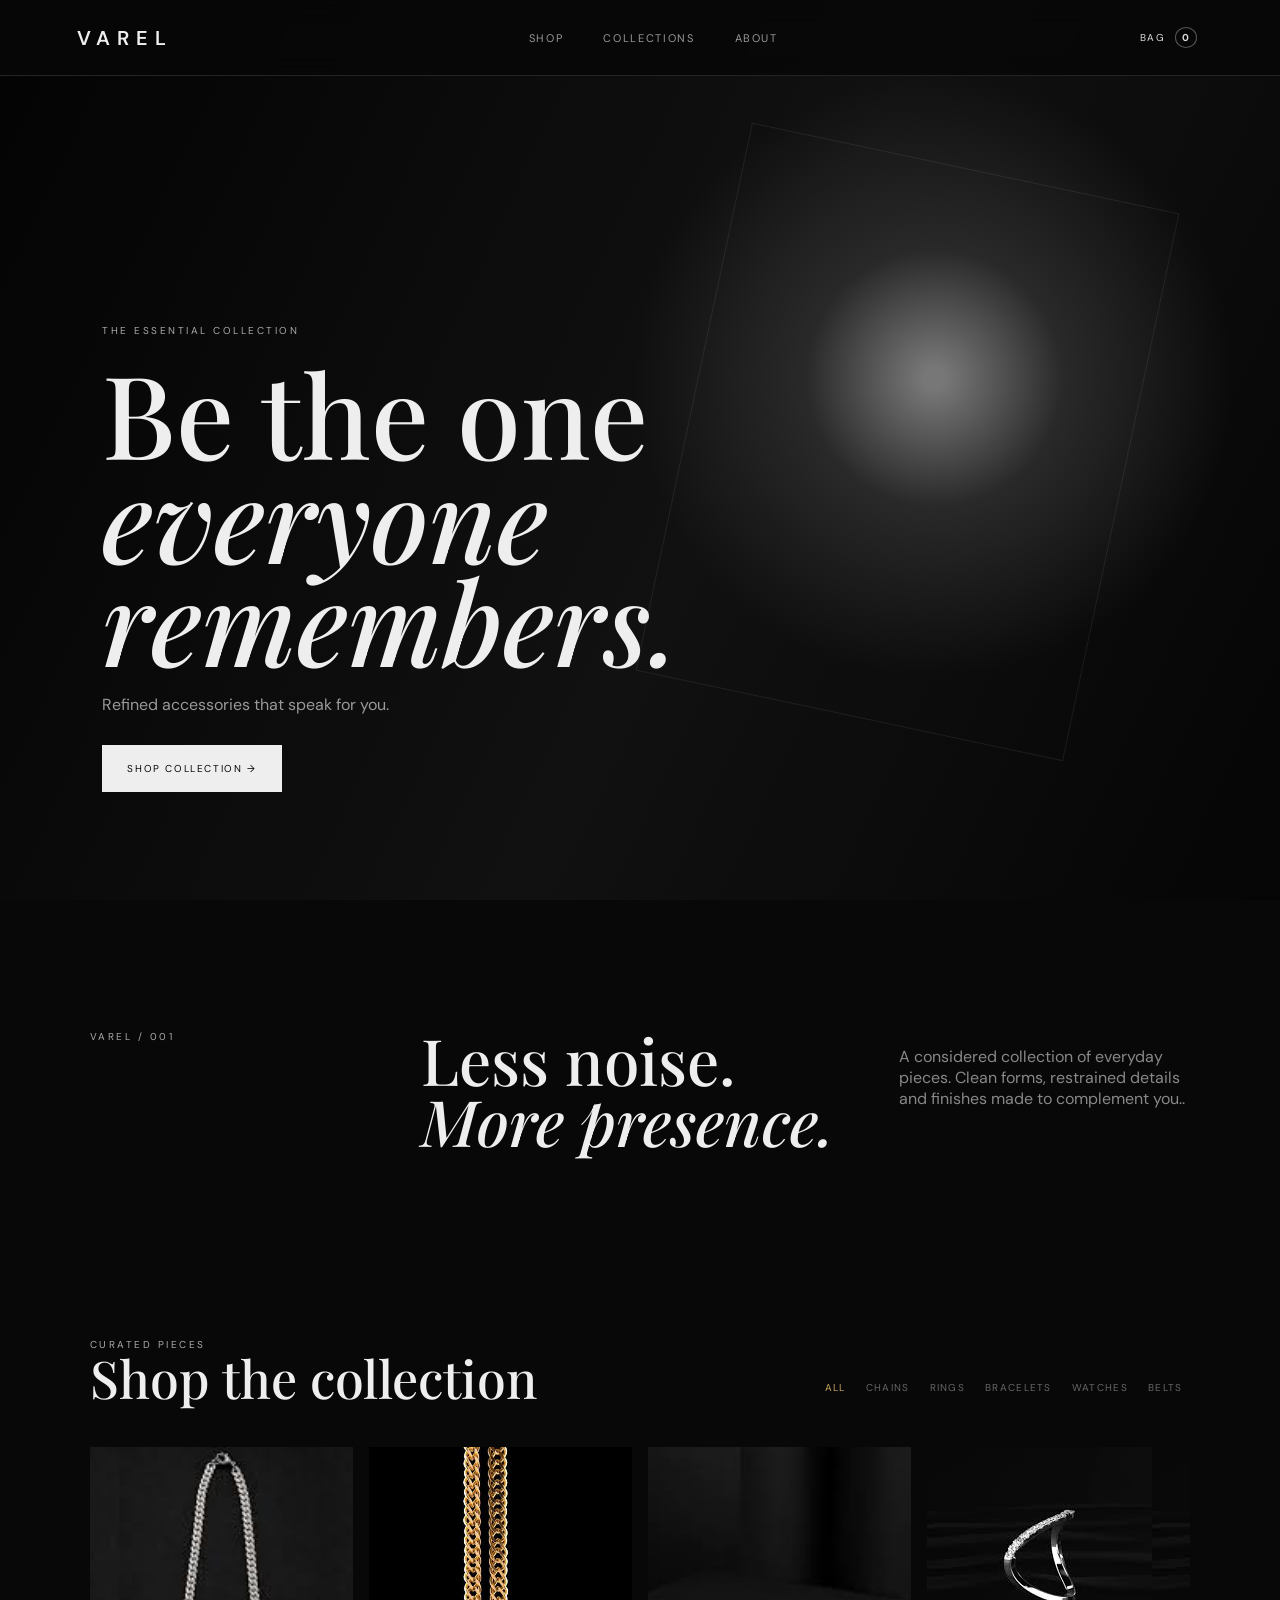
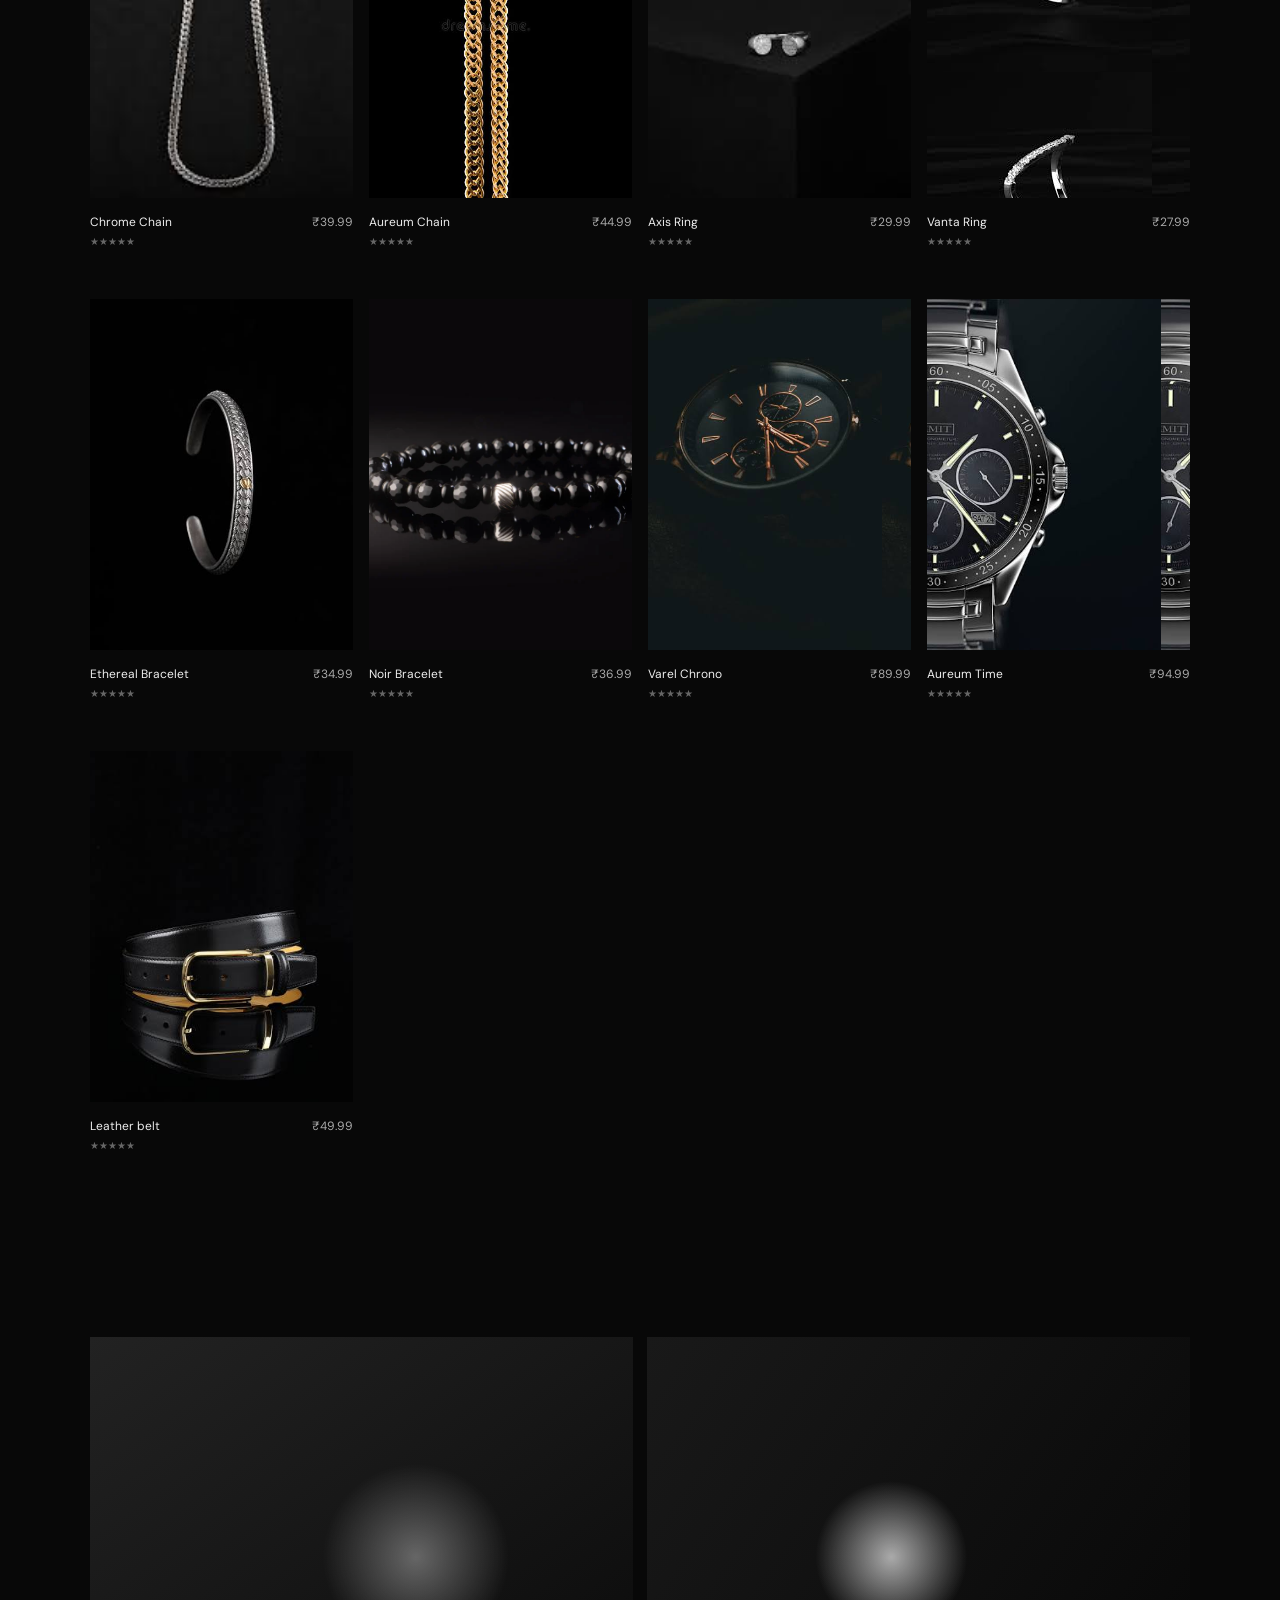
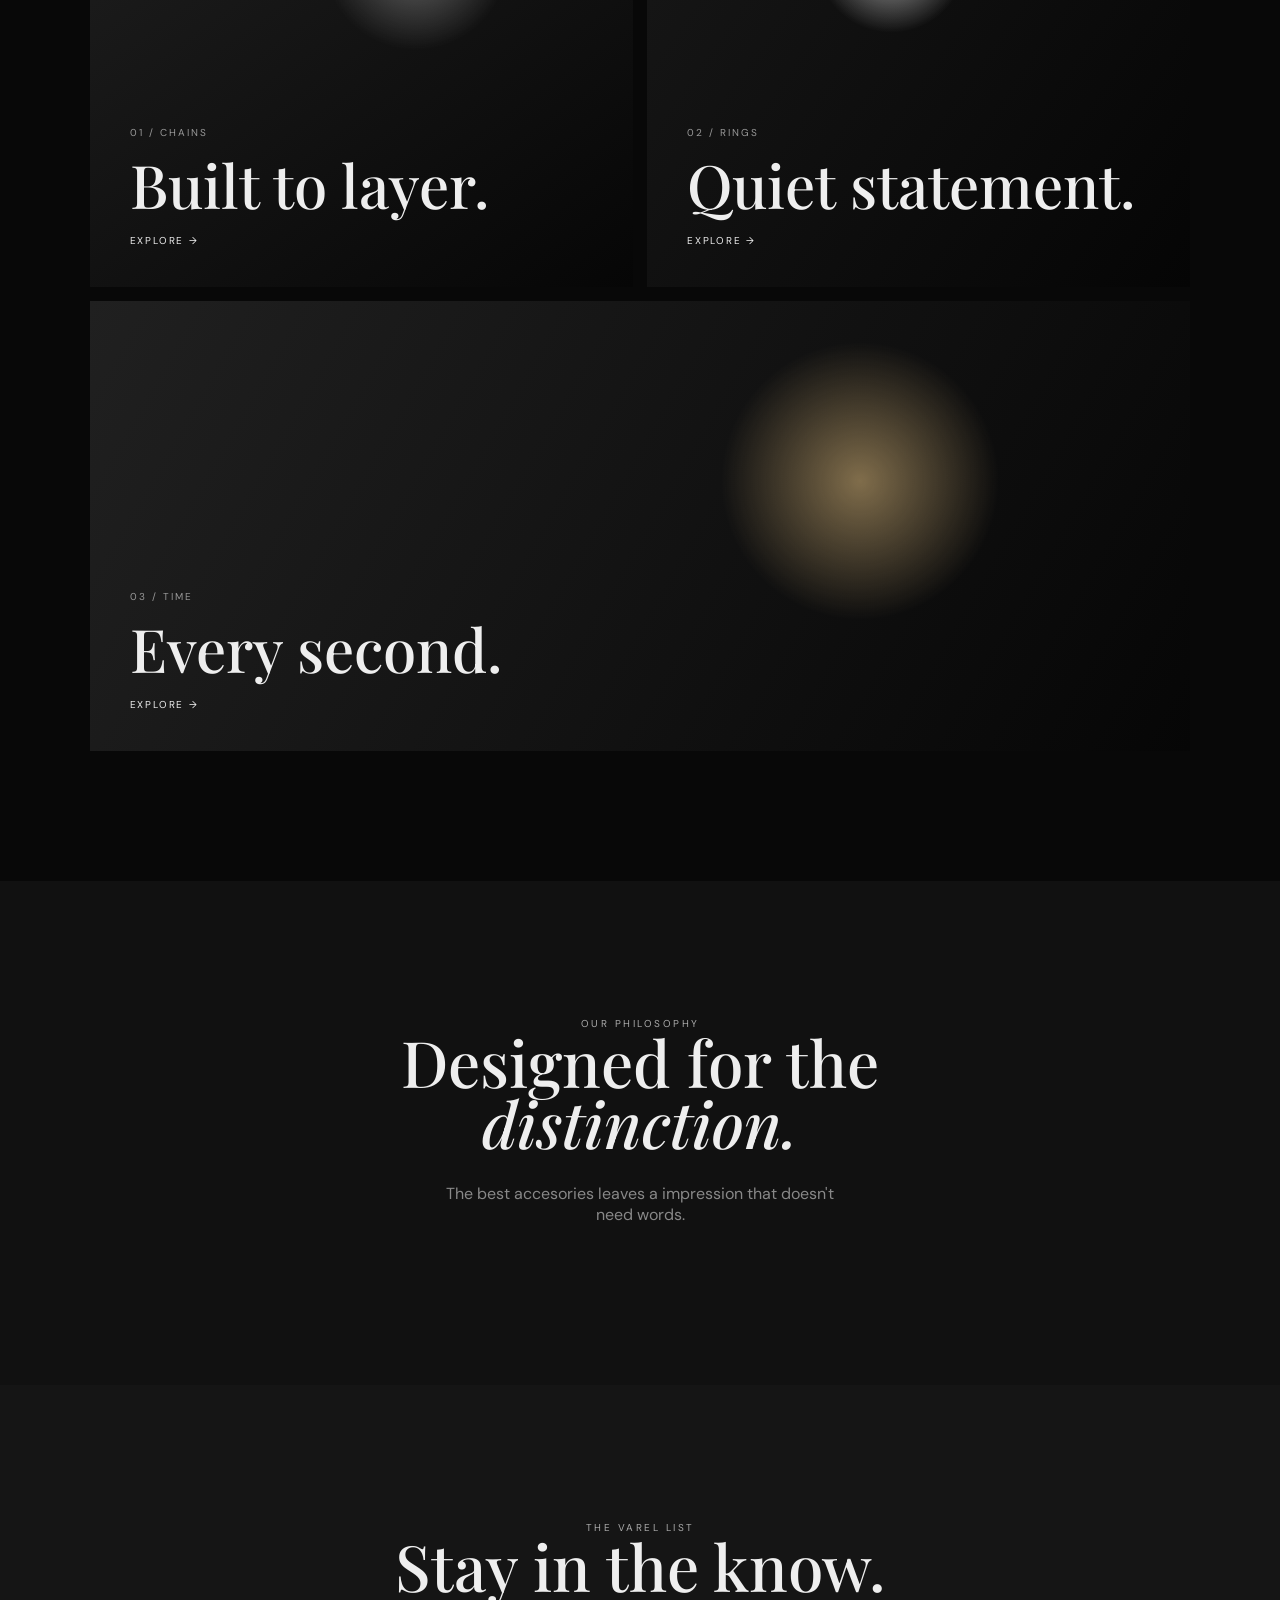
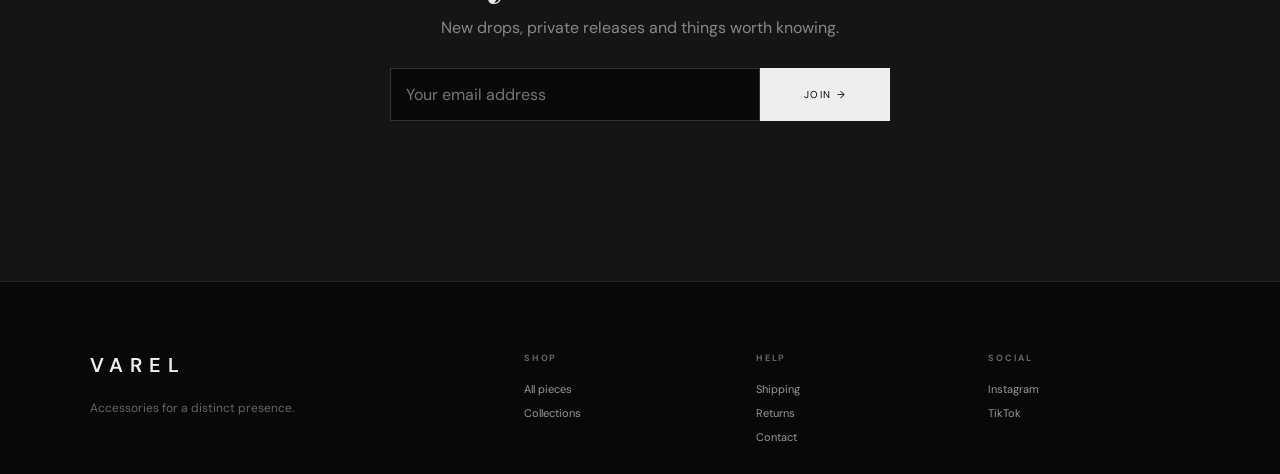
<file: index.html>
<!doctype html>
<html>
	<head>
		<meta charset="utf-8">
		<meta name="viewport" content="width=device-width,initial-scale=1">
		<title>VAREL — Define Your Presence</title>
		<link rel="stylesheet" href="style.css">
	</head>
	<body>
		<header>
			<a class="logo" href="#">VAREL</a>
			<nav>
				<a href="#shop">Shop</a>
				<a href="#collections">Collections</a>
				<a href="#about">About</a>
			</nav>
			<button id="cartBtn">BAG <b id="count">0</b></button>
		</header>

		<section class="hero">
			<div>
				<small>THE ESSENTIAL COLLECTION</small>
				<h1>Be the one<br><i>everyone remembers.</i></h1>
				<p>Refined accessories that speak for you.</p>
				<a class="btn" href="#shop">SHOP COLLECTION →</a>
			</div>
		</section>

		<section class="intro">
			<small>VAREL / 001</small>
			<h2>Less noise.<br><i>More presence.</i></h2>
			<p>A considered collection of everyday pieces. Clean forms, restrained details and finishes made to complement you..</p>
		</section>

		<section id="shop" class="shop">
			<div class="heading">
				<div>
					<small>CURATED PIECES</small>
					<h2>Shop the collection</h2>
				</div>
				<div id="filters">
					<button class="active" data-cat="all">All</button>
					<button data-cat="chains">Chains</button>
					<button data-cat="rings">Rings</button>
					<button data-cat="bracelets">Bracelets</button>
					<button data-cat="watches">Watches</button>  
                    <button data-cat="belts">Belts</button>                  
				</div>
			</div>
			<div id="products" class="grid"></div>
		</section>

		<section id="collections" class="collections">
			<article>
				<span>01 / CHAINS</span>
				<h2>Built to layer.</h2>
				<a href="#shop" data-filter="chains">EXPLORE →</a>
			</article>
			<article>
				<span>02 / RINGS</span>
				<h2>Quiet statement.</h2>
				<a href="#shop" data-filter="rings">EXPLORE →</a>
			</article>
			<article class="wide">
				<span>03 / TIME</span>
				<h2>Every second.</h2>
				<a href="#shop" data-filter="watches">EXPLORE →</a>
			</article>
		</section>

		<section id="about" class="manifesto">
			<small>OUR PHILOSOPHY</small>
			<h2>Designed for the<br><i>distinction.</i></h2>
			<p>The best accesories leaves a impression that doesn't need words.</p>
		</section>

		<section class="newsletter">
			<small>THE VAREL LIST</small>
			<h2>Stay in the know.</h2>
			<p>New drops, private releases and things worth knowing.</p>
			<form id="form">
				<input type="email" required placeholder="Your email address">
				<button class="btn">JOIN →</button>
			</form>
			<div id="message"></div>
		</section>

		<footer>
			<div>
				<a class="logo">VAREL</a>
				<p>Accessories for a distinct presence.</p>
			</div>
			<div>
				<b>SHOP</b>
				<a href="#shop">All pieces</a>
				<a href="#collections">Collections</a>
			</div>
			<div>
				<b>HELP</b>
				<a href="#">Shipping</a>
				<a href="#">Returns</a>
				<a href="#">Contact</a>
			</div>
			<div>
				<b>SOCIAL</b>
				<a href="#">Instagram</a>
				<a href="#">TikTok</a>
			</div>
		</footer>

		<aside id="drawer">
			<div class="drawerHead">
				<h2>Your bag</h2>
				<button id="close">×</button>
			</div>
			<div id="items"></div>
			<p id="empty">Your bag is currently empty.</p>
			<div class="total">
				<span>Subtotal</span>
				<b id="subtotal">$0.00</b>
			</div>
			<button class="btn checkout" id="checkout">CHECKOUT →</button>
			<small>Demo checkout — connect a payment provider before launch.</small>
		</aside>

		<div id="backdrop"></div>

		<script src="script.js"></script>
	</body>
</html>
</file>
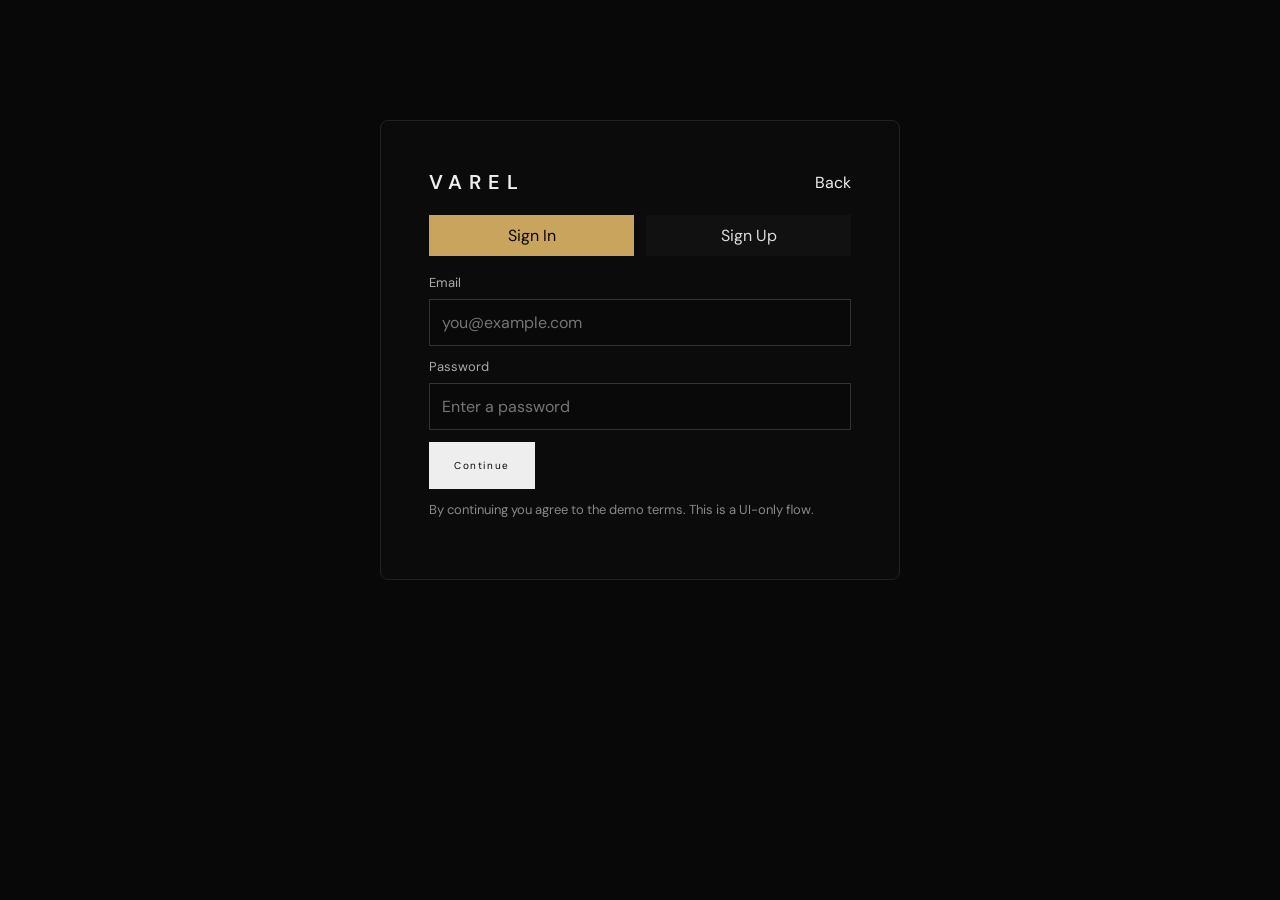
<file: auth.html>
<!doctype html>
<html>
  <head>
    <meta charset="utf-8">
    <meta name="viewport" content="width=device-width,initial-scale=1">
    <title>VAREL — Sign In / Sign Up</title>
    <link rel="stylesheet" href="style.css">
    <style>
      .auth-wrap{max-width:520px;margin:120px auto;padding:48px;background:#0b0b0b;border:1px solid #222;border-radius:8px}
      .tabs{display:flex;gap:12px;margin-bottom:18px}
      .tabs button{flex:1;padding:10px;border:0;background:#111;color:#ddd;cursor:pointer}
      .tabs button.active{background:#c9a45c;color:#080808}
      .auth-form{display:block}
      .auth-form label{display:block;margin-bottom:8px;color:#aaa;font-size:13px}
      .auth-form input{width:100%;padding:12px;margin-bottom:12px;background:#090909;border:1px solid #333;color:#fff}
      .auth-actions{display:flex;gap:10px;align-items:center}
      .note{color:#888;margin-top:12px;font-size:13px}
    </style>
  </head>
  <body>
    <main class="auth-wrap">
      <div style="display:flex;justify-content:space-between;align-items:center;margin-bottom:20px">
        <a class="logo">VAREL</a>
        <a href="/">Back</a>
      </div>

      <div class="tabs">
        <button id="signInTab" class="active">Sign In</button>
        <button id="signUpTab">Sign Up</button>
      </div>

      <form id="authForm" class="auth-form">
        <label for="email">Email</label>
        <input id="email" type="email" required placeholder="you@example.com">

        <label for="password">Password</label>
        <input id="password" type="password" required placeholder="Enter a password">

        <div class="auth-actions">
          <button class="btn" id="submitBtn">Continue</button>
          <div style="flex:1"></div>
        </div>

        <p class="note">By continuing you agree to the demo terms. This is a UI-only flow.</p>
      </form>
    </main>

    <script>
      // Prefill email if provided via query param
      const params = new URLSearchParams(location.search);
      const emailParam = params.get('email');
      if (emailParam) document.getElementById('email').value = decodeURIComponent(emailParam);

      const signInTab = document.getElementById('signInTab');
      const signUpTab = document.getElementById('signUpTab');
      const authForm = document.getElementById('authForm');
      let mode = 'signin';

      function setMode(m) {
        mode = m;
        signInTab.classList.toggle('active', m === 'signin');
        signUpTab.classList.toggle('active', m === 'signup');
        document.getElementById('submitBtn').textContent = m === 'signin' ? 'Sign in' : 'Create account';
      }

      signInTab.onclick = () => setMode('signin');
      signUpTab.onclick = () => setMode('signup');

      authForm.onsubmit = (e) => {
        e.preventDefault();
        const email = document.getElementById('email').value;
        const password = document.getElementById('password').value;

        // Demo behavior: store a flag and show a simple message.
        localStorage.varelUser = JSON.stringify({ email, createdAt: Date.now() });
        alert(mode === 'signin' ? 'Signed in (demo).' : 'Account created (demo).');
        location.href = '/';
      };
    </script>
  </body>
</html>
</file>
<file: style.css>
@import url('https://fonts.googleapis.com/css2?family=DM+Sans:wght@400;500;600&family=Playfair+Display:ital,wght@0,500;1,500&display=swap');

* {
	box-sizing: border-box;
}

html {
	scroll-behavior: smooth;
}

body {
	margin: 0;
	background: #080808;
	color: #eee;
	font-family: 'DM Sans', sans-serif;
}

a {
	text-decoration: none;
	color: inherit;
}

button,
input {
	font: inherit;
}

header {
	height: 76px;
	position: fixed;
	z-index: 5;
	top: 0;
	left: 0;
	right: 0;
	display: flex;
	align-items: center;
	justify-content: space-between;
	padding: 0 6vw;
	background: #080808dd;
	border-bottom: 1px solid #242424;
	backdrop-filter: blur(12px);
}

.logo {
	font-weight: 600;
	letter-spacing: .35em;
	font-size: 20px;
}

nav {
	display: flex;
	gap: 40px;
	font-size: 11px;
	text-transform: uppercase;
	letter-spacing: .15em;
	color: #999;
}

nav a:hover {
	color: #fff;
}

header button {
	background: none;
	border: 0;
	color: #ddd;
	font-size: 10px;
	letter-spacing: .15em;
	cursor: pointer;
}

header b {
	border: 1px solid #555;
	border-radius: 50%;
	padding: 3px 6px;
	margin-left: 5px;
}

.hero {
	height: 100vh;
	min-height: 650px;
	display: flex;
	align-items: end;
	padding: 0 8vw 12vh;
	position: relative;
	overflow: hidden;
	background: radial-gradient(circle at 73% 42%, #777 0 1%, #292929 12%, transparent 28%),
		linear-gradient(115deg, #030303 0, #111 55%, #050505 100%);
}

.hero:after {
	content: '';
	position: absolute;
	right: 12%;
	top: 18%;
	width: 34vw;
	height: 62vh;
	border: 1px solid #ffffff13;
	transform: rotate(12deg);
}

.hero > div {
	position: relative;
	z-index: 1;
	max-width: 700px;
}

.hero small,
.intro small,
.shop small,
.manifesto small,
.newsletter small {
	color: #aaa;
	font-size: 10px;
	letter-spacing: .25em;
}

.hero h1 {
	font: 500 clamp(64px, 9vw, 125px) /.9 'Playfair Display', serif;
	margin: 22px 0;
}

.hero h1 i,
h2 i {
	font-weight: 500;
}

.hero p {
	max-width: 390px;
	color: #999;
	margin-bottom: 30px;
}

.btn {
	display: inline-flex;
	align-items: center;
	justify-content: center;
	background: #eee;
	color: #080808;
	border: 1px solid #eee;
	padding: 16px 24px;
	font-size: 10px;
	letter-spacing: .16em;
	cursor: pointer;
}

.btn:hover {
	background: #c9a45c;
	border-color: #c9a45c;
}

.intro,
.shop,
.manifesto,
.newsletter {
	padding: 130px 7vw;
}

.intro {
	display: grid;
	grid-template-columns: 1fr 1.5fr 1fr;
	gap: 40px;
}

.intro h2,
.shop h2,
.manifesto h2,
.newsletter h2 {
	font: 500 clamp(42px, 5vw, 75px) /.95 'Playfair Display', serif;
	margin: 0;
}

.intro p,
.manifesto p,
.newsletter p {
	color: #888;
	max-width: 400px;
}

.shop {
	padding-top: 50px;
}

.heading {
	display: flex;
	justify-content: space-between;
	align-items: end;
	margin-bottom: 45px;
}

.heading h2 {
	font-size: 52px;
}

.heading button {
	background: none;
	border: 0;
	color: #666;
	text-transform: uppercase;
	font-size: 10px;
	letter-spacing: .13em;
	padding: 8px;
	cursor: pointer;
}

.heading button.active,
.heading button:hover {
	color: #c9a45c;
}

.grid {
	display: grid;
	grid-template-columns: repeat(4, 1fr);
	gap: 16px;
}

.product {
	cursor: pointer;
}

.pic {
	aspect-ratio: 3/4;
	background: radial-gradient(circle at 50% 40%, #ddd 0 2%, #777 3% 6%, transparent 7%),
		linear-gradient(145deg, #202020, #050505);
	position: relative;
}

.pic.has-image {
	background-position: center;
	background-size: cover;
	background-repeat: no-repeat;
}

.pic.has-image.fit-contain {
	background-size: contain;
	background-color: #050505;
}

.pic.gold {
	background: radial-gradient(circle at 50% 40%, #f0d58d 0 2%, #987332 3% 7%, transparent 8%),
		linear-gradient(145deg, #28200e, #050505);
}

.pic.watch {
	background: radial-gradient(circle, #111 0 24%, #aaa 25% 28%, #222 29% 43%, transparent 44%),
		linear-gradient(145deg, #222, #050505);
}

.info {
	display: flex;
	justify-content: space-between;
	padding: 16px 0 30px;
	font-size: 12px;
}

.info span:last-child {
	color: #aaa;
}

.info p {
	margin: 5px 0;
	color: #666;
	font-size: 10px;
}

.collections {
	padding: 20px 7vw 130px;
	display: grid;
	grid-template-columns: 1fr 1fr;
	gap: 14px;
}

.collections article {
	height: 550px;
	padding: 40px;
	display: flex;
	flex-direction: column;
	justify-content: end;
	background: radial-gradient(circle at 60% 40%, #666 0, transparent 20%),
		linear-gradient(145deg, #222, #060606);
}

.collections article:nth-child(2) {
	background: radial-gradient(circle at 45% 40%, #aaa 0, transparent 17%),
		linear-gradient(125deg, #191919, #050505);
}

.collections .wide {
	grid-column: 1/-1;
	height: 450px;
	background: radial-gradient(circle at 70% 40%, #806d4b 0, transparent 17%),
		linear-gradient(120deg, #202020, #060606);
}

.collections span {
	font-size: 10px;
	letter-spacing: .2em;
	color: #999;
}

.collections h2 {
	font: 500 60px/1 'Playfair Display', serif;
	margin: 15px 0 20px;
}

.collections a {
	font-size: 10px;
	letter-spacing: .18em;
}

.manifesto {
	text-align: center;
	background: #111;
}

.manifesto p {
	margin: 30px auto;
}

.newsletter {
	text-align: center;
	background: #151515;
}

.newsletter p {
	margin: 20px auto;
}

.newsletter form {
	display: flex;
	max-width: 500px;
	margin: 30px auto;
}

.newsletter input {
	flex: 1;
	background: #090909;
	border: 1px solid #333;
	color: white;
	padding: 15px;
}

.newsletter .btn {
	min-width: 130px;
}

#message {
	color: #c9a45c;
	font-size: 11px;
	margin-top: 12px;
}

footer {
	padding: 70px 7vw 30px;
	border-top: 1px solid #242424;
	display: grid;
	grid-template-columns: 2fr 1fr 1fr 1fr;
	gap: 30px;
}

footer p {
	color: #666;
	font-size: 12px;
}

footer div {
	display: flex;
	flex-direction: column;
	gap: 10px;
}

footer b {
	font-size: 9px;
	color: #666;
	letter-spacing: .2em;
	margin-bottom: 8px;
}

footer a:not(.logo) {
	font-size: 11px;
	color: #999;
}

#drawer {
	position: fixed;
	z-index: 20;
	right: 0;
	top: 0;
	bottom: 0;
	width: min(440px, 100%);
	background: #0d0d0d;
	padding: 32px;
	transform: translateX(105%);
	transition: .35s;
	display: flex;
	flex-direction: column;
}

#drawer.open {
	transform: none;
}

.drawerHead {
	display: flex;
	justify-content: space-between;
	border-bottom: 1px solid #292929;
	padding-bottom: 20px;
}

.drawerHead h2 {
	font: 500 32px 'Playfair Display', serif;
	margin: 0;
}

.drawerHead button {
	background: none;
	border: 0;
	color: #fff;
	font-size: 28px;
}

.row {
	display: grid;
	grid-template-columns: 65px 1fr auto;
	gap: 14px;
	padding: 18px 0;
	border-bottom: 1px solid #222;
}

.thumb {
	background: linear-gradient(145deg, #333, #080808);
	aspect-ratio: 1;
}

.row h4 {
	margin: 0;
	font-size: 11px;
}

.row p {
	color: #888;
	font-size: 10px;
}

.row button {
	background: none;
	border: 0;
	color: #777;
	font-size: 10px;
	cursor: pointer;
}

.qty {
	font-size: 11px;
	color: #aaa;
}

.qty button {
	font-size: 16px;
	margin: 0 7px;
}

.total {
	margin-top: auto;
	border-top: 1px solid #292929;
	padding: 20px 0;
	display: flex;
	justify-content: space-between;
	font-size: 12px;
}

.checkout {
	width: 100%;
}

#drawer > small {
	text-align: center;
	color: #555;
	font-size: 9px;
	margin-top: 10px;
}

#empty {
	color: #666;
	text-align: center;
	margin: auto;
}

#backdrop {
	position: fixed;
	z-index: 10;
	inset: 0;
	background: #000b;
	opacity: 0;
	pointer-events: none;
	transition: .3s;
}

#backdrop.open {
	opacity: 1;
	pointer-events: auto;
}

@media (max-width: 850px) {
	nav {
		display: none;
	}

	.intro {
		grid-template-columns: 1fr;
	}

	.grid {
		grid-template-columns: repeat(2, 1fr);
	}

	.heading {
		display: block;
	}

	.collections {
		grid-template-columns: 1fr;
	}

	.collections .wide {
		grid-column: auto;
	}

	.collections article {
		height: 430px;
	}

	.collections .wide {
		height: 380px;
	}

	.footer {
		grid-template-columns: 1fr 1fr;
	}

	.hero h1 {
		font-size: 65px;
	}
}

@media (max-width: 520px) {
	.hero {
		padding: 0 6vw 11vh;
	}

	.intro,
	.shop,
	.manifesto,
	.newsletter {
		padding: 85px 6vw;
	}

	.grid {
		gap: 10px;
	}

	.heading h2 {
		font-size: 42px;
	}

	.collections {
		padding: 10px 6vw 85px;
	}

	.collections article {
		padding: 25px;
	}

	.collections h2 {
		font-size: 45px;
	}

	.newsletter form {
		display: block;
	}

	.newsletter input {
		width: 100%;
		margin-bottom: 8px;
	}

	.newsletter .btn {
		width: 100%;
	}

	footer {
		padding: 55px 6vw 25px;
	}

	.hero:after {
		right: -10%;
		width: 65vw;
	}
}
</file>
